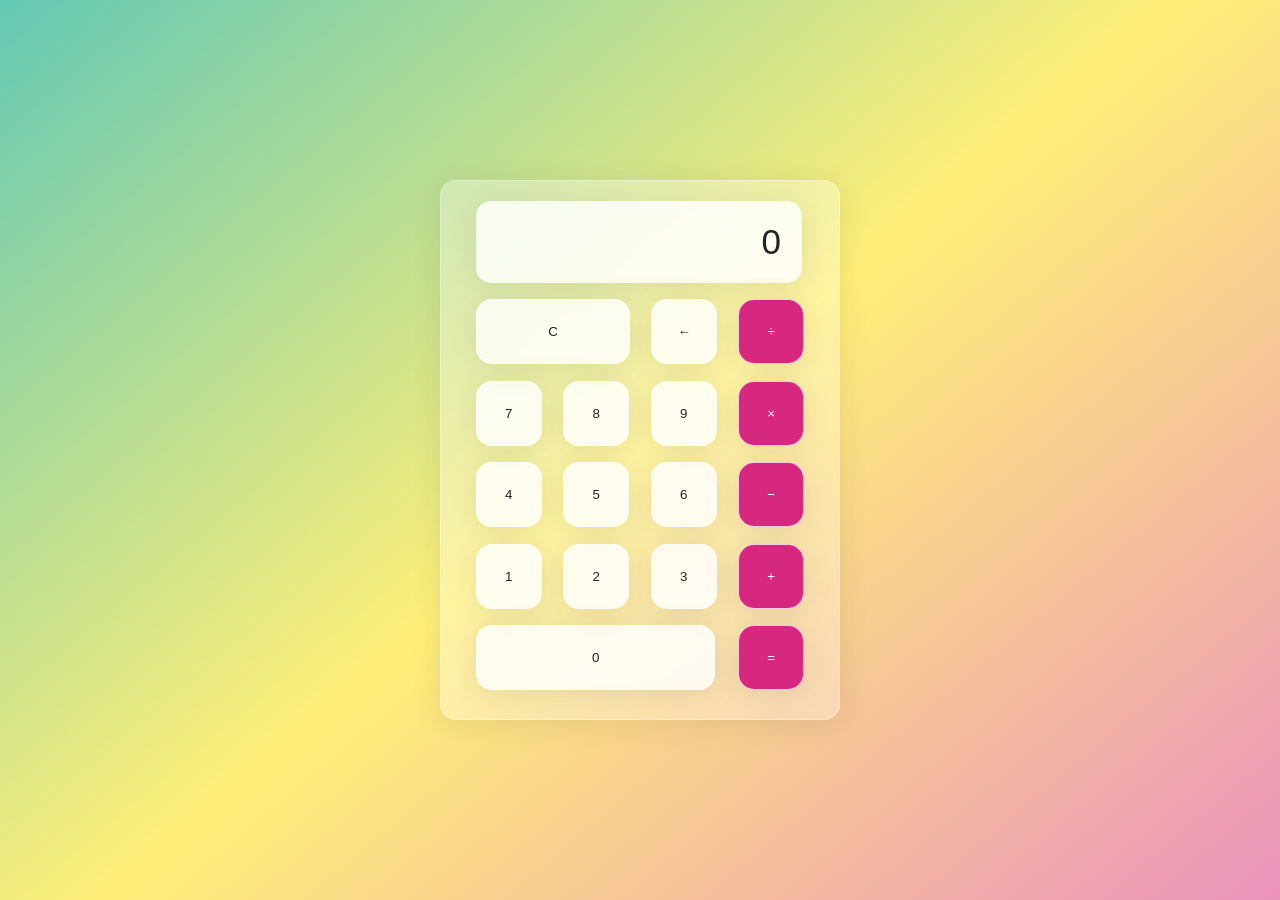
<file: index.html>
<!DOCTYPE html>
<html lang="en">
<head>
    <meta charset="UTF-8">
    <meta http-equiv="X-UA-Compatible" content="IE=edge">
    <meta name="viewport" content="width=device-width, initial-scale=1.0">
    <link rel="stylesheet" href="style.css">
    <title>Calculator</title>
    <link rel="icon" href="images/icons8-calculator-64.png" type="images/png">
</head>
<body>

    <div class="wrapper">
        <section class="screen">
            0
        </section>

        <section class="calc-buttons">
            <div class="calc-button-row">
                <button class="calc-button double">
                    C
                </button>
                <button class="calc-button">
                    &larr;  
                </button>
                <button class="calc-button">
                    &divide;
                </button>
            </div>

            <div class="calc-button-row">
                <button class="calc-button">
                    7
                </button>
                <button class="calc-button">
                    8
                </button>
                <button class="calc-button">
                    9
                </button>
                <button class="calc-button">
                    &times;
                </button>
            </div>

            <div class="calc-button-row">
                <button class="calc-button">
                    4
                </button>
                <button class="calc-button">
                    5
                </button>
                <button class="calc-button">
                    6
                </button>
                <button class="calc-button">
                    &minus;
                </button>
            </div>

            <div class="calc-button-row">
                <button class="calc-button">
                    1
                </button>
                <button class="calc-button">
                    2
                </button>
                <button class="calc-button">
                    3
                </button>
                <button class="calc-button">
                    &plus;
                </button>
            </div>

            <div class="calc-button-row">
                <button class="calc-button triple">
                    0
                </button>
                <button class="calc-button">
                    &equals;
                </button>
            </div>


        </section>
    </div>




    <script src="script.js"></script>
    
</body>
</html>
</file>
<file: style.css>
html{
    box-sizing: border-box;
    height: 100%;
}

*,
*::before,
*::after{
    box-sizing: inherit;
    margin: 0;
    padding: 0;
}

body{
    align-items: center;
    background: linear-gradient(320deg, #eb92bc, #ffef78, #63c9b4);
    display: flex ;
    font-family: sans-serif;
    font-display: swap;
    height: inherit;
    justify-content: center;
}

.wrapper{
    backdrop-filter: blur(5.5px);
    -webkit-backdrop-filter: blur(5.5px);
    border-radius: 16px;
    box-shadow: 0 4px 30px rgba(35, 35, 35, 0.1);
    color: #232323;
    backdrop-filter: blur(4px);
    -webkit-backdrop-filter: blur(4px);
    background: rgba(255, 255, 255, 0.30);
    border: 1px solid rgba(255, 255, 255, 0.34);
    flex-basis: 400px;
    height: 540px;
    padding: 20px 35px;
}

.screen{
    backdrop-filter: blur(5.5px);
    -webkit-backdrop-filter: blur(5.5px);
    background: rgba(255, 255, 255, 0.75);
    border: 1px solid rgba(35, 35, 35, 0.01);
    border-radius: 15px;
    box-shadow: 0 4px 30px rgba(35, 35, 35, 0.1);
    color: #232323;
    font-size: 35px;
    overflow: auto;
    padding: 20px;
    text-align: right;
    width: 326px;
}

.calc-button-row{
    display: flex;
    justify-content: space-between;
    margin: 5% 0;
}

.calc-button{
    backdrop-filter: blur(5.5px);
    -webkit-backdrop-filter: (5.5px);
    background: rgba(255, 255, 255, 0.75);
    border: 1px solid rgba(255, 255, 255, 0.75);
    border-radius: 16px;
    box-shadow: 0px 4px 30px rgba(35, 35, 35, 0.1);
    color: #232323;
    flex-basis: 20%;
    font-family: inherit;
    height: 65px;
}

.calc-button:last-child{
    backdrop-filter: blur(5.5px);
    -webkit-backdrop-filter: (5.5px);
    background: rgba(255, 255, 255, 0.75);
    border: 1px solid rgba(255, 255, 255, 0.75);
    border-radius: 16px;
    box-shadow: 0px 4px 30px rgba(35, 35, 35, 0.1);
    color: #fff;
    background: #d72880;

}

.calc-button:last-child:hover{
    background-color: inherit;
    color: inherit;

}

.calc-button:hover{
    background-color: inherit;
}

.calc-button:active{
    background-color: #ffef78;
}

.double{
    flex-basis: 47%;
}

.triple{
    flex-basis: 73%;
}
</file>
